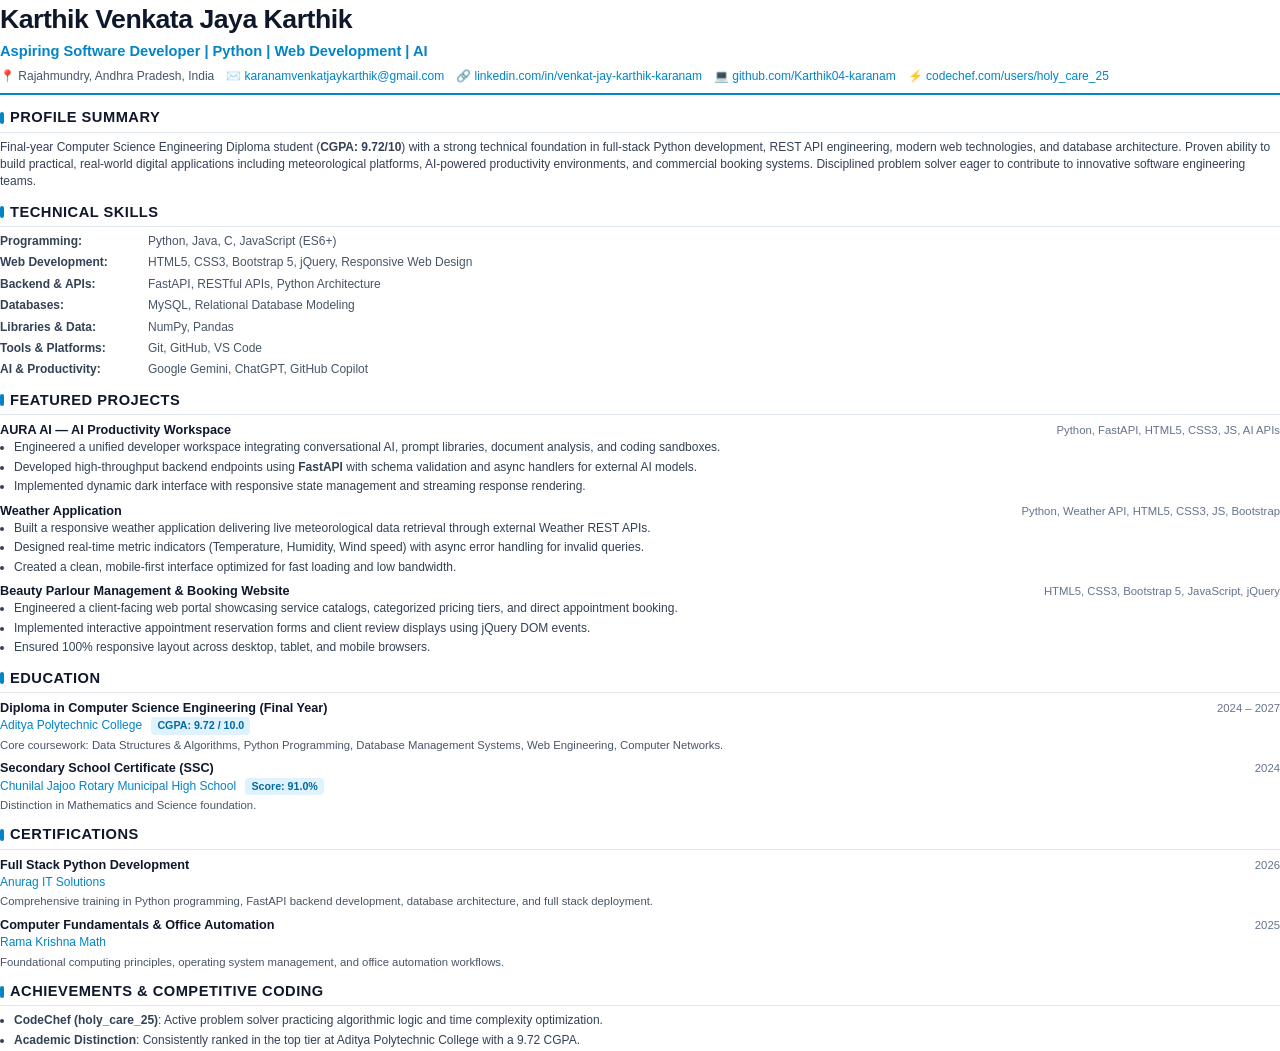
<file: resume-print.html>
<!DOCTYPE html>
<html lang="en">
<head>
  <meta charset="UTF-8">
  <title>Resume - Karthik Venkata Jaya Karthik</title>
  <style>
    @page {
      size: A4;
      margin: 12mm 14mm;
    }
    * {
      box-sizing: border-box;
      margin: 0;
      padding: 0;
    }
    body {
      font-family: -apple-system, BlinkMacSystemFont, "Segoe UI", Roboto, "Helvetica Neue", Arial, sans-serif;
      color: #1e293b;
      line-height: 1.45;
      font-size: 10pt;
      background: #ffffff;
    }
    .header {
      border-bottom: 2px solid #0284c7;
      padding-bottom: 8px;
      margin-bottom: 12px;
    }
    .name {
      font-size: 20pt;
      font-weight: 800;
      color: #0f172a;
      letter-spacing: -0.5px;
    }
    .title {
      font-size: 11pt;
      font-weight: 600;
      color: #0284c7;
      margin-top: 2px;
      margin-bottom: 6px;
    }
    .contact-row {
      display: flex;
      flex-wrap: wrap;
      gap: 12px;
      font-size: 9pt;
      color: #475569;
    }
    .contact-row a {
      color: #0284c7;
      text-decoration: none;
    }
    .section {
      margin-bottom: 11px;
    }
    .section-title {
      font-size: 11pt;
      font-weight: 700;
      color: #0f172a;
      text-transform: uppercase;
      letter-spacing: 0.5px;
      border-bottom: 1px solid #e2e8f0;
      padding-bottom: 3px;
      margin-bottom: 6px;
      display: flex;
      align-items: center;
      gap: 6px;
    }
    .section-title::before {
      content: "";
      display: inline-block;
      width: 4px;
      height: 12px;
      background: #0284c7;
      border-radius: 2px;
    }
    .item {
      margin-bottom: 6px;
    }
    .item-header {
      display: flex;
      justify-content: space-between;
      align-items: baseline;
      font-weight: 600;
      color: #0f172a;
      font-size: 9.5pt;
    }
    .item-sub {
      color: #0284c7;
      font-weight: 500;
      font-size: 9pt;
      margin-bottom: 2px;
    }
    .item-date {
      font-size: 8.5pt;
      color: #64748b;
      font-weight: 500;
    }
    .badge {
      display: inline-block;
      background: #e0f2fe;
      color: #0369a1;
      padding: 1px 6px;
      border-radius: 4px;
      font-size: 8pt;
      font-weight: 600;
      margin-left: 6px;
    }
    ul.bullets {
      margin-left: 14px;
      list-style-type: disc;
      color: #334155;
      font-size: 9pt;
    }
    ul.bullets li {
      margin-bottom: 2px;
    }
    .skills-grid {
      display: grid;
      grid-template-columns: 140px 1fr;
      gap: 4px 8px;
      font-size: 9pt;
    }
    .skill-cat {
      font-weight: 600;
      color: #334155;
    }
    .skill-vals {
      color: #475569;
    }
  </style>
</head>
<body>

  <div class="header">
    <h1 class="name">Karthik Venkata Jaya Karthik</h1>
    <div class="title">Aspiring Software Developer | Python | Web Development | AI</div>
    <div class="contact-row">
      <span>📍 Rajahmundry, Andhra Pradesh, India</span>
      <span>✉️ <a href="mailto:karanamvenkatjaykarthik@gmail.com">karanamvenkatjaykarthik@gmail.com</a></span>
      <span>🔗 <a href="https://linkedin.com/in/venkat-jay-karthik-karanam-098800404">linkedin.com/in/venkat-jay-karthik-karanam</a></span>
      <span>💻 <a href="https://github.com/Karthik04-karanam">github.com/Karthik04-karanam</a></span>
      <span>⚡ <a href="https://codechef.com/users/holy_care_25">codechef.com/users/holy_care_25</a></span>
    </div>
  </div>

  <div class="section">
    <div class="section-title">Profile Summary</div>
    <p style="font-size: 9pt; color: #334155;">
      Final-year Computer Science Engineering Diploma student (<strong>CGPA: 9.72/10</strong>) with a strong technical foundation in full-stack Python development, REST API engineering, modern web technologies, and database architecture. Proven ability to build practical, real-world digital applications including meteorological platforms, AI-powered productivity environments, and commercial booking systems. Disciplined problem solver eager to contribute to innovative software engineering teams.
    </p>
  </div>

  <div class="section">
    <div class="section-title">Technical Skills</div>
    <div class="skills-grid">
      <div class="skill-cat">Programming:</div>
      <div class="skill-vals">Python, Java, C, JavaScript (ES6+)</div>
      <div class="skill-cat">Web Development:</div>
      <div class="skill-vals">HTML5, CSS3, Bootstrap 5, jQuery, Responsive Web Design</div>
      <div class="skill-cat">Backend & APIs:</div>
      <div class="skill-vals">FastAPI, RESTful APIs, Python Architecture</div>
      <div class="skill-cat">Databases:</div>
      <div class="skill-vals">MySQL, Relational Database Modeling</div>
      <div class="skill-cat">Libraries & Data:</div>
      <div class="skill-vals">NumPy, Pandas</div>
      <div class="skill-cat">Tools & Platforms:</div>
      <div class="skill-vals">Git, GitHub, VS Code</div>
      <div class="skill-cat">AI & Productivity:</div>
      <div class="skill-vals">Google Gemini, ChatGPT, GitHub Copilot</div>
    </div>
  </div>

  <div class="section">
    <div class="section-title">Featured Projects</div>

    <div class="item">
      <div class="item-header">
        <span>AURA AI — AI Productivity Workspace</span>
        <span class="item-date">Python, FastAPI, HTML5, CSS3, JS, AI APIs</span>
      </div>
      <ul class="bullets">
        <li>Engineered a unified developer workspace integrating conversational AI, prompt libraries, document analysis, and coding sandboxes.</li>
        <li>Developed high-throughput backend endpoints using <strong>FastAPI</strong> with schema validation and async handlers for external AI models.</li>
        <li>Implemented dynamic dark interface with responsive state management and streaming response rendering.</li>
      </ul>
    </div>

    <div class="item">
      <div class="item-header">
        <span>Weather Application</span>
        <span class="item-date">Python, Weather API, HTML5, CSS3, JS, Bootstrap</span>
      </div>
      <ul class="bullets">
        <li>Built a responsive weather application delivering live meteorological data retrieval through external Weather REST APIs.</li>
        <li>Designed real-time metric indicators (Temperature, Humidity, Wind speed) with async error handling for invalid queries.</li>
        <li>Created a clean, mobile-first interface optimized for fast loading and low bandwidth.</li>
      </ul>
    </div>

    <div class="item">
      <div class="item-header">
        <span>Beauty Parlour Management & Booking Website</span>
        <span class="item-date">HTML5, CSS3, Bootstrap 5, JavaScript, jQuery</span>
      </div>
      <ul class="bullets">
        <li>Engineered a client-facing web portal showcasing service catalogs, categorized pricing tiers, and direct appointment booking.</li>
        <li>Implemented interactive appointment reservation forms and client review displays using jQuery DOM events.</li>
        <li>Ensured 100% responsive layout across desktop, tablet, and mobile browsers.</li>
      </ul>
    </div>
  </div>

  <div class="section">
    <div class="section-title">Education</div>

    <div class="item">
      <div class="item-header">
        <span>Diploma in Computer Science Engineering (Final Year)</span>
        <span class="item-date">2024 – 2027</span>
      </div>
      <div class="item-sub">Aditya Polytechnic College <span class="badge">CGPA: 9.72 / 10.0</span></div>
      <p style="font-size: 8.5pt; color: #475569;">
        Core coursework: Data Structures & Algorithms, Python Programming, Database Management Systems, Web Engineering, Computer Networks.
      </p>
    </div>

    <div class="item">
      <div class="item-header">
        <span>Secondary School Certificate (SSC)</span>
        <span class="item-date">2024</span>
      </div>
      <div class="item-sub">Chunilal Jajoo Rotary Municipal High School <span class="badge">Score: 91.0%</span></div>
      <p style="font-size: 8.5pt; color: #475569;">
        Distinction in Mathematics and Science foundation.
      </p>
    </div>
  </div>

  <div class="section">
    <div class="section-title">Certifications</div>
    <div class="item">
      <div class="item-header">
        <span>Full Stack Python Development</span>
        <span class="item-date">2026</span>
      </div>
      <div class="item-sub">Anurag IT Solutions</div>
      <p style="font-size: 8.5pt; color: #475569;">Comprehensive training in Python programming, FastAPI backend development, database architecture, and full stack deployment.</p>
    </div>
    <div class="item">
      <div class="item-header">
        <span>Computer Fundamentals & Office Automation</span>
        <span class="item-date">2025</span>
      </div>
      <div class="item-sub">Rama Krishna Math</div>
      <p style="font-size: 8.5pt; color: #475569;">Foundational computing principles, operating system management, and office automation workflows.</p>
    </div>
  </div>

  <div class="section" style="margin-bottom: 0;">
    <div class="section-title">Achievements & Competitive Coding</div>
    <ul class="bullets">
      <li><strong>CodeChef (holy_care_25)</strong>: Active problem solver practicing algorithmic logic and time complexity optimization.</li>
      <li><strong>Academic Distinction</strong>: Consistently ranked in the top tier at Aditya Polytechnic College with a 9.72 CGPA.</li>
    </ul>
  </div>

</body>
</html>
</file>
